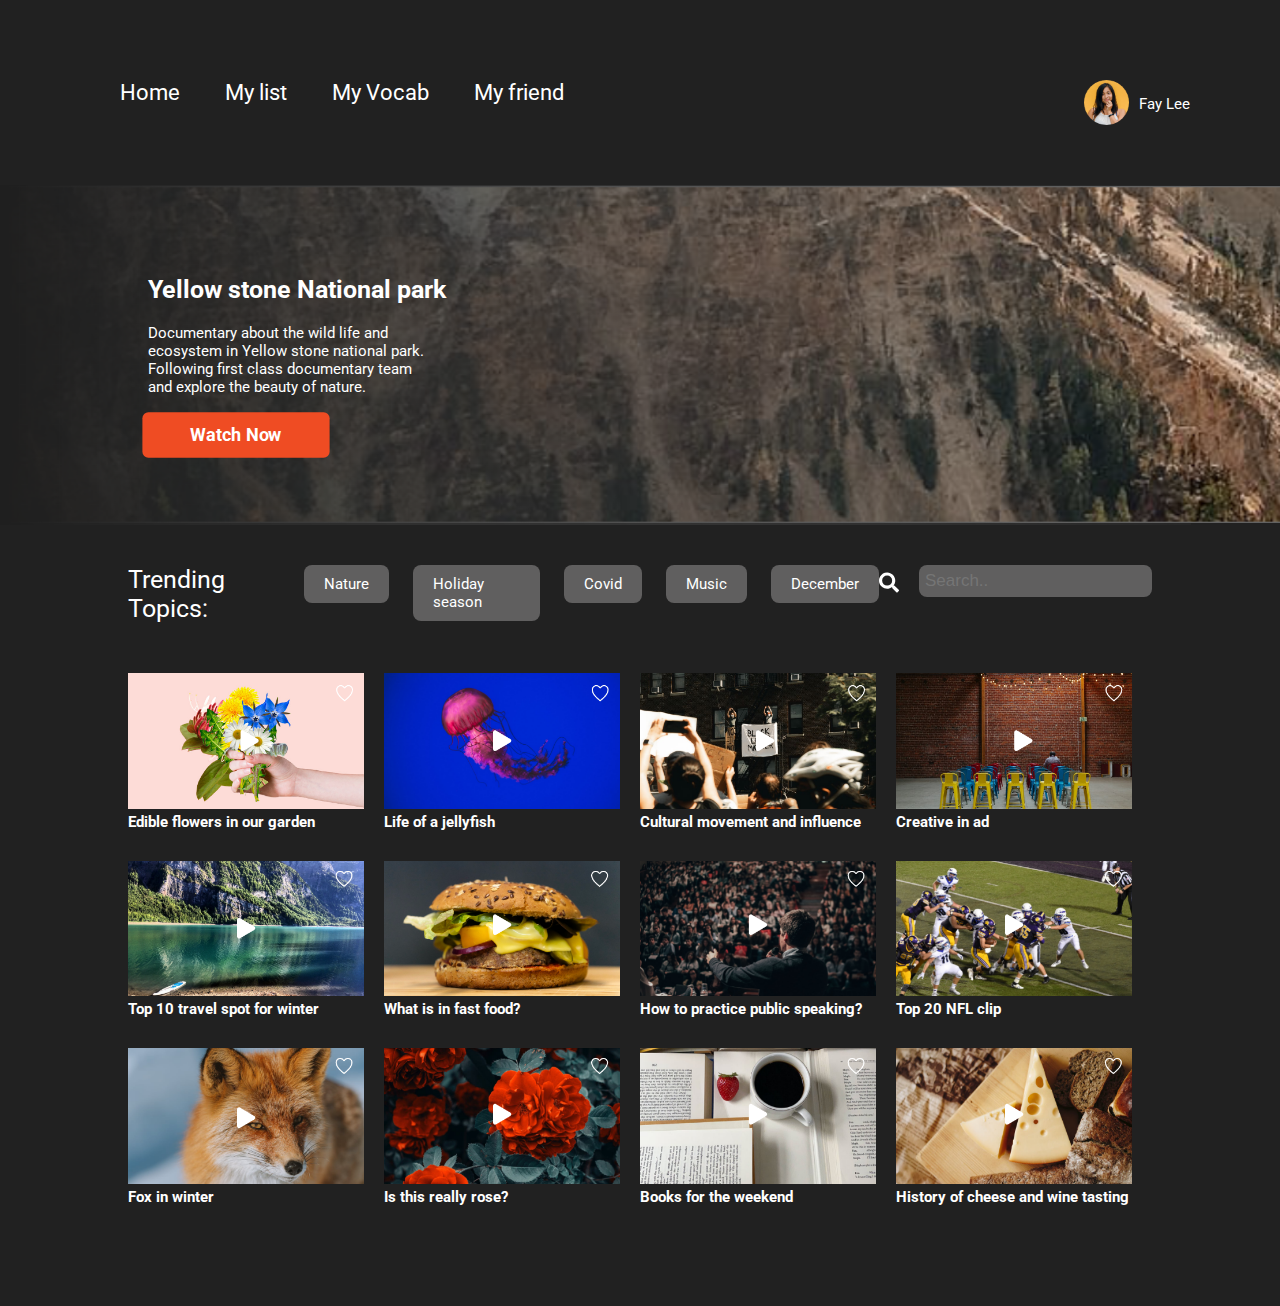
<file: index.html>
<!DOCTYPE html>
<html lang="en">
<meta charset="UTF-8">
<title>Page Title</title>
<meta name="viewport" content="width=device-width, initial-scale=1.0">
<link rel="stylesheet" href="index.css">


<body>
  <div class="navbar">
    <a href="index.html">Home</a>
    <a href="library.html">My list</a>
    <a href="myvocab.html">My Vocab</a>
    <a href="friendlist.html">My friend</a>
    <div class="userprofile"><img class="avatar" src="avatar.png">
        <p>Fay Lee</p></div>
    
</div>

<div class="header">
  <h1>Yellow stone National park</h1>
  <p>Documentary about the wild life and ecosystem in Yellow stone national park. <br>Following first class documentary team and explore the beauty of nature.</p>
  <div class="button">Watch Now</div>
</div>


<div class="mamacontainer">

<div class="Topictab">
<div class="tagcon">
<h2>Trending Topics:</h2>
<p class="tags">Nature</p>
<p class="tags">Holiday season</p>
<p class="tags">Covid</p>
<p class="tags">Music</p>
<p class="tags">December</p>
</div>
<div class="search-container">
  <img class="searchicon" src="searchicon.svg">
  <form action="/action_page.php">
 
 
    <input class="search" type="text" placeholder="Search.." name="search">
  </form>
</div>
</div>



<div class="videolisCon">


  <div class="video">
    <div class="content"> 
      <a href="videoroom.html">
      <div class="content-overlay"></div>
      <img class="content-image" src="flower.png">
      
      <div class="content-details fadeIn-bottom">
        <p>Before venturing out to the garden to harvest a bunch of flowers for the dinner table, it’s important to remember that some flowers are poisonous.</p>
      </div>
  </div>
    <h5>Edible flowers in our garden  </h5>
  </a>
  </div>

  <div class="video">
    <div class="content">
 
      <div class="content-overlay"></div>
      <img class="content-image" src="Jellyfish.png">
      <div class="content-details fadeIn-bottom">
        <p>Before venturing out to the garden to harvest a bunch of flowers for the dinner table, it’s important to remember that some flowers are poisonous.</p>
      </div>
   
  </div>
    <h5>Life of a jellyfish </h5>
  </div>

  <div class="video">
    <div class="content">
 
      <div class="content-overlay"></div>
      <img class="content-image" src="protest.png">
      <div class="content-details fadeIn-bottom">
        <p>Before venturing out to the garden to harvest a bunch of flowers for the dinner table, it’s important to remember that some flowers are poisonous.</p>
      </div>
   
  </div>
    <h5>Cultural movement and influence </h5>
  </div>

  <div class="video">
    <div class="content">
 
      <div class="content-overlay"></div>
      <img class="content-image" src="chair.png">
      <div class="content-details fadeIn-bottom">
        <p>Before venturing out to the garden to harvest a bunch of flowers for the dinner table, it’s important to remember that some flowers are poisonous.</p>
      </div>
   
  </div>
    <h5>Creative in ad</h5>
  </div>

</div>

<div class="videolisCon">


  <div class="video">
    <div class="content">
      <div class="content-overlay"></div>
      <img class="content-image" src="lake.png">
      <div class="content-details fadeIn-bottom">
        <p>Before venturing out to the garden to harvest a bunch of flowers for the dinner table, it’s important to remember that some flowers are poisonous.</p>
      </div> 
  </div>
    <h5>Top 10 travel spot for winter</h5>
  </div>

  <div class="video">
    <div class="content">
      <div class="content-overlay"></div>
      <img class="content-image" src="food.png">
      <div class="content-details fadeIn-bottom">
        <p>Before venturing out to the garden to harvest a bunch of flowers for the dinner table, it’s important to remember that some flowers are poisonous.</p>
      </div> 
  </div>
    <h5>What is in fast food?</h5>
  </div>

  <div class="video">
    <div class="content">
      <div class="content-overlay"></div>
      <img class="content-image" src="speak.png">
      <div class="content-details fadeIn-bottom">
        <p>Before venturing out to the garden to harvest a bunch of flowers for the dinner table, it’s important to remember that some flowers are poisonous.</p>
      </div> 
  </div>
    <h5>How to practice public speaking?</h5>
  </div>

  <div class="video">
    <div class="content">
      <div class="content-overlay"></div>
      <img class="content-image" src="race.png">
      <div class="content-details fadeIn-bottom">
        <p>Before venturing out to the garden to harvest a bunch of flowers for the dinner table, it’s important to remember that some flowers are poisonous.</p>
      </div> 
  </div>
    <h5>Top 20 NFL clip</h5>
  </div>

  </div>

  <div class="videolisCon">


    <div class="video">
      <div class="content">
        <div class="content-overlay"></div>
        <img class="content-image" src="fox.png">
        <div class="content-details fadeIn-bottom">
          <p>Before venturing out to the garden to harvest a bunch of flowers for the dinner table, it’s important to remember that some flowers are poisonous.</p>
        </div> 
    </div>
      <h5>Fox in winter</h5>
    </div>
  
    <div class="video">
      <div class="content">
        <div class="content-overlay"></div>
        <img class="content-image" src="rose.png">
        <div class="content-details fadeIn-bottom">
          <p>Before venturing out to the garden to harvest a bunch of flowers for the dinner table, it’s important to remember that some flowers are poisonous.</p>
        </div> 
    </div>
      <h5>Is this really rose?</h5>
    </div>
  
    <div class="video">
      <div class="content">
        <div class="content-overlay"></div>
        <img class="content-image" src="coffe.png">
        <div class="content-details fadeIn-bottom">
          <p>Before venturing out to the garden to harvest a bunch of flowers for the dinner table, it’s important to remember that some flowers are poisonous.</p>
        </div> 
    </div>
      <h5>Books for the weekend</h5>
    </div>
  
    <div class="video">
      <div class="content">
        <div class="content-overlay"></div>
        <img class="content-image" src="cheese.png">
        <div class="content-details fadeIn-bottom">
          <p>Before venturing out to the garden to harvest a bunch of flowers for the dinner table, it’s important to remember that some flowers are poisonous.</p>
        </div> 
    </div>
      <h5>History of cheese and wine tasting</h5>
    </div>
  
    </div>

</div>

<div class="footer"></div>


</body>
</html>
</file>
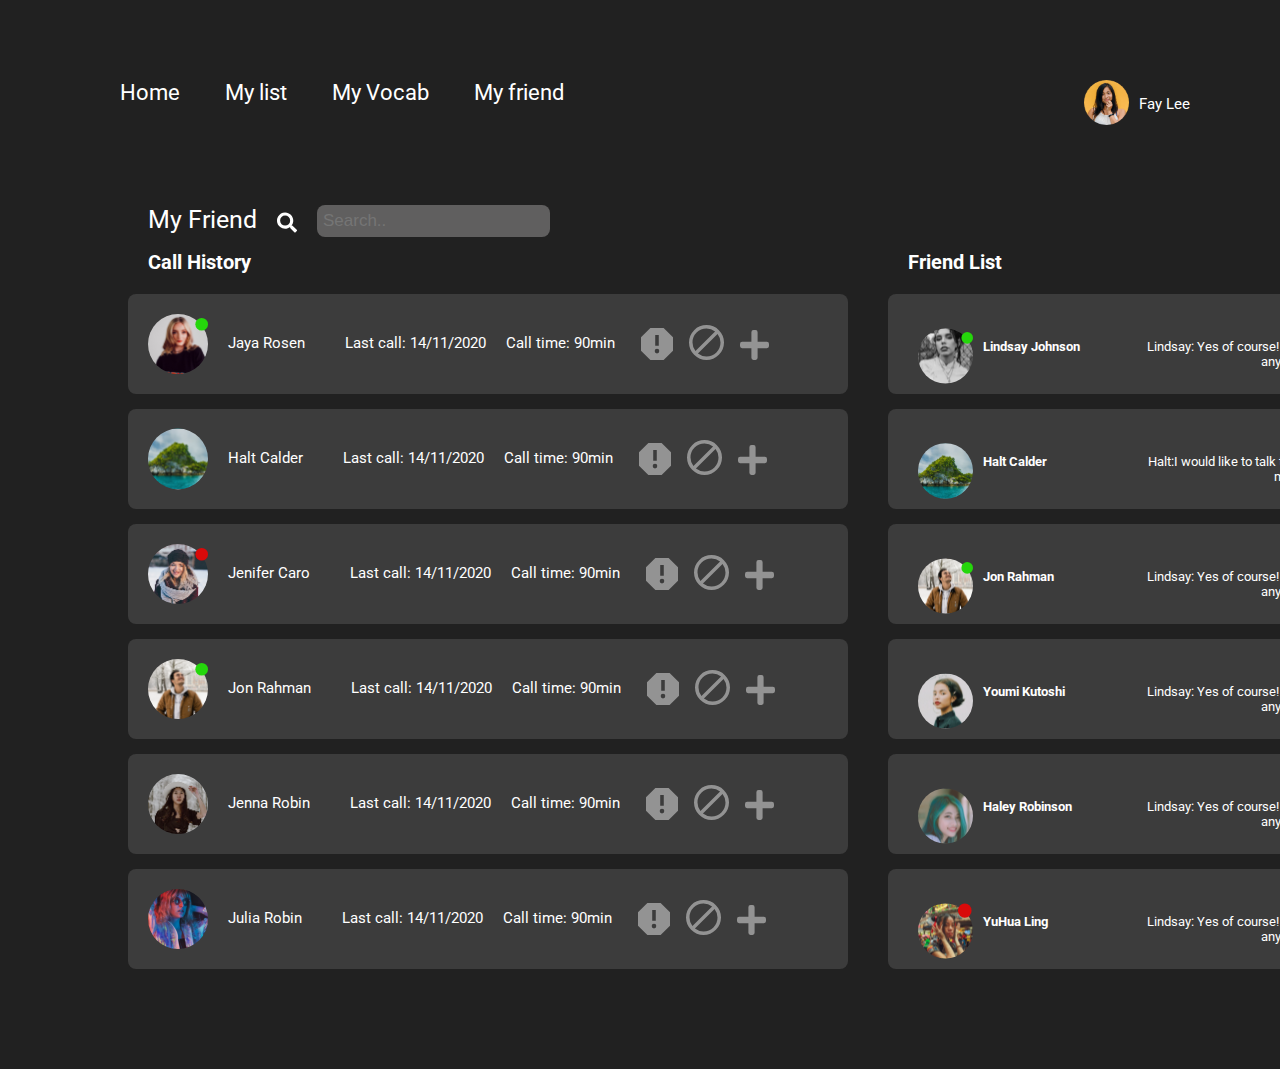
<file: friendlist.html>
<!DOCTYPE html>
<html lang="en">
<meta charset="UTF-8">
<title>Page Title</title>
<meta name="viewport" content="width=device-width, initial-scale=1.0">
<link rel="stylesheet" href="myfriend.css">
<script src="myscrip.js"></script>



<body>
  <div class="navbar">
    <a href="index.html">Home</a>
    <a href="library.html">My list</a>
    <a href="myvocab.html">My Vocab</a>
    <a href="friendlist.html">My friend</a>
    <div class="userprofile"><img class="avatar" src="avatar.png">
        <p>Fay Lee</p></div>
</div>


    <div class="librarycontainer">
    <h2>My Friend</h2> 
<div class="search-container">
    <img class="searchicon" src="searchicon.svg">
    <form action="/action_page.php">
      <input class="search" type="text" placeholder="Search.." name="search">
    </form>
  </div>
    </div>
    
    <div class="cardlist">

        <div class="vertical-card">
          <h2>Call History</h2>

          <div class="addfriend" id="addf" style="display: none;">
            <img src="smile.svg" class="pop">
            <h5>Send friend request to Jaya?</h5>
            <button class="btnstyle" id="no">No</button>
            <button class="btnstyle"onclick="yes()">Yes</button>
          </div>

          <div class="blockf" id="blocku" style="display: none;" >
            <img src="block.svg" class="pop">
            <h5>Do you want to block Jaya?</h5>
            <button class="btnstyle" id="no"onclick="no()">No</button>
            <button class="btnstyle">Yes</button>
          </div>

          <div class="report" id="reportu" style="display: none;">
            <button class="nope" onclick="cancel()"></button>
            <h5>Do you want to block Jaya?</h5>
            
          <button class="tag" onclick="addReport(event)"> Fruad </button>
          <button class="tag" onclick="addReport(event)" > Showing disruptive content</button>
          <button class="tag" onclick="addReport(event)">Controversial speech </button>
          <button class="tag" onclick="addReport(event)">sexual content</button>
          <button class="tag" onclick="addReport(event)">Harassing user</button>
          <button class="tag" onclick="addReport(event)">Other</button>
        
        <h5> report detail</h5>
        <form class="reportdetail"><input type="text"></form>
        <button class="btnstyle" onclick="cancel()" id="sendit">Send</button>


            </div>

          <div class="usercard">
            <div id="name">
            <img src="jaya.svg" class="useravatars">
            <p class="calltime">Jaya Rosen</p>
        </div>
        <div class="calltime">
         
        <p>Last call: 14/11/2020</p>
        <p>Call time: 90min</p>
      </div>
      <div class="buttonfriend">
          <button class="friendfunction"onclick="report()" >
            <img src="report.svg" class="friendbtn">
          </button>
          <button class="friendfunction">
          <img src="block.svg" class="friendbtn" onclick="block()"></button>
          <button class="friendfunction"onclick="myFun()">
          <img src="add.svg" class="friendbtn"></button>
          
        </div>
    </div>

    <div class="usercard">
      <div id="name">
      <img src="holt.svg" class="useravatars">
      <p class="calltime">Halt Calder</p>
  </div>
  <div class="calltime">
   
  <p>Last call: 14/11/2020</p>
  <p>Call time: 90min</p>
</div>
<div class="buttonfriend">
    <button class="friendfunction">
      <img src="report.svg" class="friendbtn">
    </button>
    <button class="friendfunction">
    <img src="block.svg" class="friendbtn"></button>
    <button class="friendfunction">
    <img src="add.svg" class="friendbtn"></button>
    
  </div>
</div>
<div class="usercard">
  <div id="name">
  <img src="janiffer.svg" class="useravatars">
  <p class="calltime">Jenifer Caro</p>
</div>
<div class="calltime">

<p>Last call: 14/11/2020</p>
<p>Call time: 90min</p>
</div>
<div class="buttonfriend">
<button class="friendfunction">
  <img src="report.svg" class="friendbtn">
</button>
<button class="friendfunction">
<img src="block.svg" class="friendbtn"></button>
<button class="friendfunction">
<img src="add.svg" class="friendbtn"></button>

</div>
</div>
<div class="usercard">
  <div id="name">
  <img src="jonas.svg" class="useravatars">
  <p class="calltime">Jon Rahman</p>
</div>
<div class="calltime">

<p>Last call: 14/11/2020</p>
<p>Call time: 90min</p>
</div>
<div class="buttonfriend">
<button class="friendfunction">
  <img src="report.svg" class="friendbtn">
</button>
<button class="friendfunction">
<img src="block.svg" class="friendbtn"></button>
<button class="friendfunction">
<img src="add.svg" class="friendbtn"></button>

</div>
</div>
<div class="usercard">
  <div id="name">
  <img src="jenna.svg" class="useravatars">
  <p class="calltime">Jenna Robin</p>
</div>
<div class="calltime">

<p>Last call: 14/11/2020</p>
<p>Call time: 90min</p>
</div>
<div class="buttonfriend">
<button class="friendfunction">
  <img src="report.svg" class="friendbtn">
</button>
<button class="friendfunction">
<img src="block.svg" class="friendbtn"></button>
<button class="friendfunction">
<img src="add.svg" class="friendbtn"></button>

</div>
</div>

<div class="usercard">
  <div id="name">
  <img src="julia.svg" class="useravatars">
  <p class="calltime">Julia Robin</p>
</div>
<div class="calltime">

<p>Last call: 14/11/2020</p>
<p>Call time: 90min</p>
</div>
<div class="buttonfriend">
<button class="friendfunction">
  <img src="report.svg" class="friendbtn">
</button>
<button class="friendfunction">
<img src="block.svg" class="friendbtn"></button>
<button class="friendfunction">
<img src="add.svg" class="friendbtn"></button>

</div>
</div>


</div>
<div class="friendlistContainer" >
  <h2>Friend List</h2>
  <button class="addgroup" onclick="chooseUser()"><img src="addgroup.svg"></button>

<div class="chatbox" id="chatWith" >
  
  <div class="chatinterac">
    
    <button class="chatfunc"><img src="Fullscreen.svg"></button>
    <button class="chatfunc"><img src="Videocall.svg"></button>
    <button class="chatfunc"><img src="audiocall.svg"></button>
    <button id="closechat" class="chatfunc" onclick="closeChat()"><img src="close.svg"></button>
    
  </div>

  <img src="chatbox.svg"  class="chatsyle">
   
</div>



<button class="chatcard" onclick="bringChat()">
  
  <img  src="lindsay.svg"  class="favatar">
  <h5>Lindsay Johnson</h5>
  <p>Lindsay: Yes of course! Call me again if you need anything</p>
  <p>6:30PM</p>
</button> 
  <button class="chatcard">
    
    <img  src="holt.svg"  class="favatar">
    <h5>Halt Calder </h5>
    <p>Halt:I would like to talk to you again soon, contact me…</p>
    <p>6:30PM</p>
  </button>
    <button class="chatcard">
     
      <img  src="jonas.svg"  class="favatar">
      <h5>Jon Rahman </h5>
      <p>Lindsay: Yes of course! Call me again if you need anything</p>
      <p>6:30PM</p>
    </button> 
       <button class="chatcard">
        
        <img  src="yomi.svg"  class="favatar">
        <h5 >Youmi Kutoshi </h5>
        <p>Lindsay: Yes of course! Call me again if you need anything</p>
        <p>6:30PM</p>
       </button>
        <button class="chatcard">
       
          <img  src="haley.svg"  class="favatar">
          <h5>Haley Robinson </h5>
          <p>Lindsay: Yes of course! Call me again if you need anything</p>
          <p>6:30PM</p>
        </button>
          <button class="chatcard">
          
            <img  src="yuhua.svg"  class="favatar">
            <h5>YuHua Ling </h5>
            <p>Lindsay: Yes of course! Call me again if you need anything</p>
            <p>6:30PM</p>
          </button>
</div>
 </div>
 
        <div class="footer"></div>

</body>
</html>
</file>
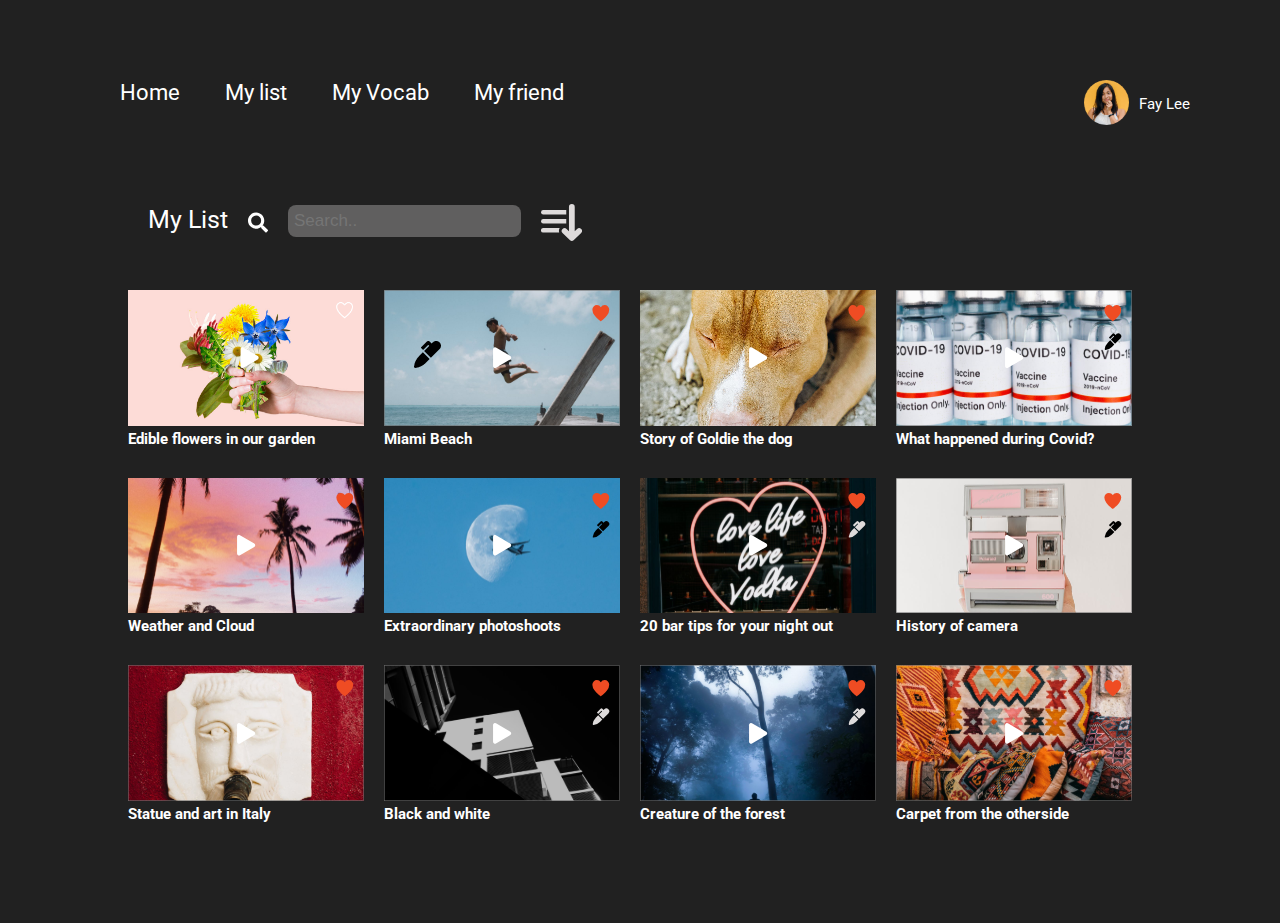
<file: library.html>
<!DOCTYPE html>
<html lang="en">
<meta charset="UTF-8">
<title>Page Title</title>
<meta name="viewport" content="width=device-width, initial-scale=1.0">
<link rel="stylesheet" href="library.css">


<body>
  <div class="navbar">
    <a href="index.html">Home</a>
    <a href="library.html">My list</a>
    <a href="myvocab.html">My Vocab</a>
    <a href="friendlist.html">My friend</a>
    <div class="userprofile"><img class="avatar" src="avatar.png">
        <p>Fay Lee</p></div>
    
</div>

<div class="librarycontainer">
<h2>My List</h2> 
<div class="search-container">
    <img class="searchicon" src="searchicon.svg">
    <form action="/action_page.php">
      <input class="search" type="text" placeholder="Search.." name="search">
    </form>
  </div>
  <img class="sorticon" src="sort.svg">

 
  
</div>
<div class="bodycotainer">
<div class="videolisCon">
  <div class="video">
    <div class="content"> 
      <button class="makemark"><img src="markericon.png"></button>
      <a href="videoroom.html">
      <div class="content-overlay"></div>
      <img class="content-image" src="flower.png">
      
      <div class="content-details fadeIn-bottom">
        <p>Before venturing out to the garden to harvest a bunch of flowers for the dinner table, it’s important to remember that some flowers are poisonous.</p>
      </div>
  </div>
    <h5>Edible flowers in our garden  </h5>
  </a>
  </div>

  <div class="video">
    <div class="content">
 
      <div class="content-overlay"></div>
      <img class="content-image" src="beach.svg">
      <div class="content-details fadeIn-bottom">
        <p>Before venturing out to the garden to harvest a bunch of flowers for the dinner table, it’s important to remember that some flowers are poisonous.</p>
      </div>
   
  </div>
    <h5>Miami Beach </h5>
  </div>

  <div class="video">
    <div class="content">
 
      <div class="content-overlay"></div>
      <img class="content-image" src="dog.svg">
      <div class="content-details fadeIn-bottom">
        <p>Before venturing out to the garden to harvest a bunch of flowers for the dinner table, it’s important to remember that some flowers are poisonous.</p>
      </div>
   
  </div>
    <h5>Story of Goldie the dog </h5>
  </div>

  <div class="video">
    <div class="content">
 
      <div class="content-overlay"></div>
      <img class="content-image" src="covid.svg">
      <div class="content-details fadeIn-bottom">
        <p>Before venturing out to the garden to harvest a bunch of flowers for the dinner table, it’s important to remember that some flowers are poisonous.</p>
      </div>
   
  </div>
    <h5>What happened during Covid?</h5>
  </div>

</div>

<div class="videolisCon">


  <div class="video">
    <div class="content">
      <div class="content-overlay"></div>
      <img class="content-image" src="tree.svg">
      <div class="content-details fadeIn-bottom">
        <p>Before venturing out to the garden to harvest a bunch of flowers for the dinner table, it’s important to remember that some flowers are poisonous.</p>
      </div> 
  </div>
    <h5>Weather and Cloud</h5>
  </div>

  

  <div class="video">
    <div class="content">
      <div class="content-overlay"></div>
      <img class="content-image" src="plane.svg">
      <div class="content-details fadeIn-bottom">
        <p>Before venturing out to the garden to harvest a bunch of flowers for the dinner table, it’s important to remember that some flowers are poisonous.</p>
      </div> 
  </div>
    <h5>Extraordinary photoshoots</h5>
  </div>

  <div class="video">
    <div class="content">
      <div class="content-overlay"></div>
      <img class="content-image" src="bar.svg">
      <div class="content-details fadeIn-bottom">
        <p>Before venturing out to the garden to harvest a bunch of flowers for the dinner table, it’s important to remember that some flowers are poisonous.</p>
      </div> 
  </div>
    <h5>20 bar tips for your night out </h5>
  </div>

  <div class="video">
    <div class="content">
      <div class="content-overlay"></div>
      <img class="content-image" src="camera.svg">
      <div class="content-details fadeIn-bottom">
        <p>Before venturing out to the garden to harvest a bunch of flowers for the dinner table, it’s important to remember that some flowers are poisonous.</p>
      </div> 
  </div>
    <h5>History of camera</h5>
  </div>

  

  </div>

  <div class="videolisCon">


    <div class="video">
      <div class="content">
        <div class="content-overlay"></div>
        <img class="content-image" src="stone.svg">
        <div class="content-details fadeIn-bottom">
          <p>Before venturing out to the garden to harvest a bunch of flowers for the dinner table, it’s important to remember that some flowers are poisonous.</p>
        </div> 
    </div>
      <h5>Statue and art in Italy</h5>
    </div>
  
    
  
    <div class="video">
      <div class="content">
        <div class="content-overlay"></div>
        <img class="content-image" src="black.svg">
        <div class="content-details fadeIn-bottom">
          <p>Before venturing out to the garden to harvest a bunch of flowers for the dinner table, it’s important to remember that some flowers are poisonous.</p>
        </div> 
    </div>
      <h5>Black and white</h5>
    </div>
  
    <div class="video">
      <div class="content">
        <div class="content-overlay"></div>
        <img class="content-image" src="forest.svg">
        <div class="content-details fadeIn-bottom">
          <p>Before venturing out to the garden to harvest a bunch of flowers for the dinner table, it’s important to remember that some flowers are poisonous.</p>
        </div> 
    </div>
      <h5>Creature of the forest</h5>
    </div>
  
    <div class="video">
      <div class="content">
        <div class="content-overlay"></div>
        <img class="content-image" src="rag.svg">
        <div class="content-details fadeIn-bottom">
          <p>Before venturing out to the garden to harvest a bunch of flowers for the dinner table, it’s important to remember that some flowers are poisonous.</p>
        </div> 
    </div>
      <h5>Carpet from the otherside</h5>
    </div>
  
    
  
    </div>

</div>


<div class="footer"></div>
</body>
</html>
</file>
<file: index.css>
@import url("https://fonts.googleapis.com/css2?family=Roboto:ital,wght@0,400;0,700;1,300&display=swap");
@import url("https://fonts.googleapis.com/css2?family=Roboto:ital,wght@0,400;0,700;1,300&display=swap");
.videopic {
  width: auto;
  max-height: 600px;
  display: -webkit-box;
  display: -ms-flexbox;
  display: flex;
  z-index: 0;
}

.videocontainer {
  margin-left: 128px;
}

.functionbar {
  margin-top: -45px;
  margin-left: 16px;
}

.video-icon {
  display: inline;
  margin-left: 15px;
}

.chatsection {
  width: 285px;
  height: 600px;
}

body {
  margin: 0;
  padding: 0;
  width: 100%;
  background-color: #212121;
}

h1, h2, h3, h4, h5, p {
  color: #FFFFFF;
  margin: 0;
  padding: 0;
}

h1 {
  font-family: "Roboto", sans-serif;
  font-size: 25px;
  font-weight: 700;
  margin: 20px;
}

h2 {
  font-family: "Roboto", sans-serif;
  font-size: 25px;
  font-weight: 400;
  margin: 20px;
}

h3 {
  font-family: "Roboto", sans-serif;
  font-size: 20px;
  font-weight: 700;
}

h4 {
  font-family: "Roboto", sans-serif;
  font-size: 20px;
  font-weight: 700;
  color: #D3D3D3;
}

h5 {
  font-family: "Roboto", sans-serif;
  font-size: 15px;
  font-weight: 700;
  color: #FFFFFF;
}

p {
  font-family: "Roboto", sans-serif;
  font-size: 15px;
  font-weight: 400;
  padding: 0px 10px 20px 10px;
}

a {
  text-decoration: none;
}

/****************** NAVBAR *******************/
.navbar {
  font-family: "Roboto", sans-serif;
  font-size: 22px;
  color: #FFFFFF;
  margin: 80px;
}

.navbar a {
  padding-left: 40px;
  color: #FFFFFF;
}

.userprofile {
  display: -webkit-box;
  display: -ms-flexbox;
  display: flex;
  float: right;
}

.userprofile p {
  margin-top: 15px;
}

.avatar {
  width: 45px;
  height: 45px;
}


.header {
  background-image: url("../header.png");
  width: 80%;
  background-repeat: no-repeat;
  background-size: cover;
  height: 200px;
  padding: 70px 10% 70px 10%;
}

.header p {
  padding-left: 20px;
  max-width: 280px;
}

.header .button {
  margin-left: 30px;
}

.button {
  background-color: #EF4C23;
  padding: 10px 40px 10px 40px;
  width: -webkit-max-content;
  width: -moz-max-content;
  width: max-content;
  font-family: "Roboto", sans-serif;
  color: #FFFFFF;
  font-size: 15px;
  font-weight: 700;
  cursor: pointer;
  border-radius: 5px;
  -webkit-transform: scale(1.2);
          transform: scale(1.2);
  -webkit-transition: all .2s;
  transition: all .2s;
}

.button:hover {
  background-color: #D3D3D3;
  color: #EF4C23;
  -webkit-transition: all .2s;
  transition: all .2s;
  -webkit-transform: scale(1.2);
          transform: scale(1.2);
}

.mamacontainer {
  width: 80%;
  margin-left: 10%;
  margin-right: 10%;
}

.Topictab {
  display: -webkit-box;
  display: -ms-flexbox;
  display: flex;
  -webkit-box-pack: justify;
      -ms-flex-pack: justify;
          justify-content: space-between;
  padding: 20px 0px 20px 0px;
}

.tagcon {
  display: -webkit-box;
  display: -ms-flexbox;
  display: flex;
  padding-top: 20px;
}

.tagcon h2 {
  margin: 0;
}

.tags {
  margin-left: 24px;
  border-radius: 8px;
  width: -webkit-max-content;
  width: -moz-max-content;
  width: max-content;
  height: -webkit-max-content;
  height: -moz-max-content;
  height: max-content;
  padding: 10px 20px 10px 20px;
  background-color: #605F5F;
  font-family: "Roboto", sans-serif;
  font-size: 15px;
  font-weight: 400;
}

/****************** SEARCH *******************/
.search-container {
  display: -webkit-box;
  display: -ms-flexbox;
  display: flex;
  -webkit-box-pack: justify;
      -ms-flex-pack: justify;
          justify-content: space-between;
  padding: 20px 0px 20px 0px;
}

.search-container .search {
  color: #FFFFFF;
  background-color: #605F5F;
  border-radius: 8px;
  border: none;
}

.searchicon {
  margin-right: 20px;
  width: 20px;
  height: 35px;
  cursor: pointer;
}

input[type=text] {
  padding: 6px;
  font-size: 17px;
  border: none;
}

input[type=text] {
  border: 1px solid #ccc;
}

/****************** VIDEO SELECTION *******************/
.videolisCon {
  display: -webkit-box;
  display: -ms-flexbox;
  display: flex;
  -webkit-box-pack: justify;
      -ms-flex-pack: justify;
          justify-content: space-between;
}

.videolisCon .video {
  margin-top: 30px;
  margin-right: 20px;
}

.videolisCon .project_image {
  opacity: 1;
  width: 100%;
  height: auto;
  -webkit-transition: .5s ease;
  transition: .5s ease;
  -webkit-backface-visibility: hidden;
          backface-visibility: hidden;
}

/********************/
.content {
  position: relative;
  width: 100%;
  max-width: 600px;
  margin: auto;
}

.content .content-overlay {
  background: rgba(0, 0, 0, 0.7);
  position: absolute;
  height: 99%;
  width: 100%;
  left: 0;
  top: 0;
  bottom: 0;
  right: 0;
  opacity: 0;
  -webkit-transition: all 0.4s ease-in-out 0s;
  transition: all 0.4s ease-in-out 0s;
}

.content:hover .content-overlay {
  opacity: 1;
}

.content-image {
  width: 100%;
}

.content-details {
  position: absolute;
  text-align: center;
  padding-left: 1em;
  padding-right: 1em;
  width: 100%;
  top: 50%;
  left: 50%;
  opacity: 0;
  -webkit-transform: translate(-50%, -50%);
  transform: translate(-50%, -50%);
  -webkit-transition: all 0.3s ease-in-out 0s;
  transition: all 0.3s ease-in-out 0s;
}

.content:hover .content-details {
  top: 50%;
  left: 50%;
  opacity: 1;
}

.content-details h3 {
  color: #fff;
  font-weight: 500;
  letter-spacing: 0.15em;
  margin-bottom: 0.5em;
  text-transform: uppercase;
}

.content-details p {
  color: #fff;
  font-size: 0.8em;
}

/********* FOOTER **************/
.footer {
  width: 100%;
  height: 100px;
  color: #605F5F;
}

body {
  margin: 0;
  padding: 0;
  width: 100%;
  background-color: #212121;
}
/*# sourceMappingURL=index.css.map */
</file>
<file: myfriend.css>
@import url("https://fonts.googleapis.com/css2?family=Roboto:ital,wght@0,400;0,700;1,300&display=swap");
@import url("https://fonts.googleapis.com/css2?family=Roboto:ital,wght@0,400;0,700;1,300&display=swap");
@import url("https://fonts.googleapis.com/css2?family=Roboto:ital,wght@0,400;0,700;1,300&display=swap");
body {
  margin: 0;
  padding: 0;
  width: 100%;
  background-color: #212121;
}

h1, h2, h3, h4, h5, p {
  color: #FFFFFF;
  margin: 0;
  padding: 0;
}

h1 {
  font-family: "Roboto", sans-serif;
  font-size: 25px;
  font-weight: 700;
  margin: 20px;
}

h2 {
  font-family: "Roboto", sans-serif;
  font-size: 25px;
  font-weight: 400;
  margin: 20px;
}

h3 {
  font-family: "Roboto", sans-serif;
  font-size: 20px;
  font-weight: 700;
}

h4 {
  font-family: "Roboto", sans-serif;
  font-size: 20px;
  font-weight: 700;
  color: #D3D3D3;
}

h5 {
  font-family: "Roboto", sans-serif;
  font-size: 15px;
  font-weight: 700;
  color: #FFFFFF;
}

h6 {
  font-family: "Roboto", sans-serif;
  font-size: 15px;
  font-style: italic;
  color: #FFFFFF;
  margin-left: 20px;
  margin-top: -25px;
  margin-bottom: 10px;
}

p {
  font-family: "Roboto", sans-serif;
  font-size: 15px;
  font-weight: 400;
  padding: 0px 10px 20px 10px;
}

a {
  text-decoration: none;
}

h7 {
  font-family: "Roboto", sans-serif;
  font-size: 13px;
  color: #FFFFFF;
  margin-bottom: 10px;
}

/****************** NAVBAR *******************/
.navbar {
  font-family: "Roboto", sans-serif;
  font-size: 22px;
  color: #FFFFFF;
  margin: 80px;
}

.navbar a {
  padding-left: 40px;
  color: #FFFFFF;
}

.userprofile {
  display: -webkit-box;
  display: -ms-flexbox;
  display: flex;
  float: right;
}

.userprofile p {
  margin-top: 15px;
}

.avatar {
  width: 45px;
  height: 45px;
}

.header {
  background-image: url("../header.png");
  width: 80%;
  background-repeat: no-repeat;
  background-size: cover;
  height: 200px;
  padding: 70px 10% 70px 10%;
}

.header p {
  padding-left: 20px;
  max-width: 280px;
}

.header .button {
  margin-left: 30px;
}

.button {
  background-color: #EF4C23;
  padding: 10px 40px 10px 40px;
  width: -webkit-max-content;
  width: -moz-max-content;
  width: max-content;
  font-family: "Roboto", sans-serif;
  color: #FFFFFF;
  font-size: 15px;
  font-weight: 700;
  cursor: pointer;
  border-radius: 5px;
  -webkit-transform: scale(1.2);
          transform: scale(1.2);
  -webkit-transition: all .2s;
  transition: all .2s;
}

.button:hover {
  background-color: #D3D3D3;
  color: #EF4C23;
  -webkit-transition: all .2s;
  transition: all .2s;
  -webkit-transform: scale(1.2);
          transform: scale(1.2);
}

.mamacontainer {
  width: 80%;
  margin-left: 10%;
  margin-right: 10%;
}

.Topictab {
  display: -webkit-box;
  display: -ms-flexbox;
  display: flex;
  -webkit-box-pack: justify;
      -ms-flex-pack: justify;
          justify-content: space-between;
  padding: 20px 0px 20px 0px;
}

.tagcon {
  display: -webkit-box;
  display: -ms-flexbox;
  display: flex;
  padding-top: 20px;
}

.tagcon h2 {
  margin: 0;
}

.tags {
  margin-left: 24px;
  border-radius: 8px;
  width: -webkit-max-content;
  width: -moz-max-content;
  width: max-content;
  height: -webkit-max-content;
  height: -moz-max-content;
  height: max-content;
  padding: 10px 20px 10px 20px;
  background-color: #605F5F;
  font-family: "Roboto", sans-serif;
  font-size: 15px;
  font-weight: 400;
}

/****************** SEARCH *******************/
.search-container {
  display: -webkit-box;
  display: -ms-flexbox;
  display: flex;
  /*justify-content: space-between;*/
  padding: 20px 0px 20px 0px;
}

.search-container .search {
  color: #FFFFFF;
  background-color: #605F5F;
  border-radius: 8px;
  border: none;
}

.searchicon {
  margin-right: 20px;
  width: 20px;
  height: 35px;
  cursor: pointer;
}

input[type=text] {
  padding: 6px;
  font-size: 17px;
  border: none;
}

input[type=text] {
  border: 1px solid #ccc;
}

/****************** VIDEO SELECTION *******************/
.videolisCon {
  display: -webkit-box;
  display: -ms-flexbox;
  display: flex;
  -webkit-box-pack: justify;
      -ms-flex-pack: justify;
          justify-content: space-between;
}

.videolisCon .video {
  margin-top: 30px;
  margin-right: 20px;
}

.videolisCon .project_image {
  opacity: 1;
  width: 100%;
  height: auto;
  -webkit-transition: .5s ease;
  transition: .5s ease;
  -webkit-backface-visibility: hidden;
          backface-visibility: hidden;
}

/********************/
.content {
  position: relative;
  width: 100%;
  max-width: 600px;
  margin: auto;
}

.content .content-overlay {
  background: rgba(0, 0, 0, 0.7);
  position: absolute;
  height: 99%;
  width: 100%;
  left: 0;
  top: 0;
  bottom: 0;
  right: 0;
  opacity: 0;
  -webkit-transition: all 0.4s ease-in-out 0s;
  transition: all 0.4s ease-in-out 0s;
}

.content:hover .content-overlay {
  opacity: 1;
}

.content-image {
  width: 100%;
}

.content-details {
  position: absolute;
  text-align: center;
  padding-left: 1em;
  padding-right: 1em;
  width: 100%;
  top: 50%;
  left: 50%;
  opacity: 0;
  -webkit-transform: translate(-50%, -50%);
  transform: translate(-50%, -50%);
  -webkit-transition: all 0.3s ease-in-out 0s;
  transition: all 0.3s ease-in-out 0s;
}

.content:hover .content-details {
  top: 50%;
  left: 50%;
  opacity: 1;
}

.content-details h3 {
  color: #fff;
  font-weight: 500;
  letter-spacing: 0.15em;
  margin-bottom: 0.5em;
  text-transform: uppercase;
}

.content-details p {
  color: #fff;
  font-size: 0.8em;
}

/********* FOOTER **************/
.footer {
  width: 100%;
  height: 100px;
  color: #605F5F;
}

body {
  margin: 0;
  padding: 0;
  width: 100%;
  background-color: #212121;
}

h1, h2, h3, h4, h5, p {
  color: #FFFFFF;
  margin: 0;
  padding: 0;
}

h1 {
  font-family: "Roboto", sans-serif;
  font-size: 25px;
  font-weight: 700;
  margin: 20px;
}

h2 {
  font-family: "Roboto", sans-serif;
  font-size: 25px;
  font-weight: 400;
  margin: 20px;
}

h3 {
  font-family: "Roboto", sans-serif;
  font-size: 20px;
  font-weight: 700;
}

h4 {
  font-family: "Roboto", sans-serif;
  font-size: 20px;
  font-weight: 700;
  color: #D3D3D3;
}

h5 {
  font-family: "Roboto", sans-serif;
  font-size: 15px;
  font-weight: 700;
  color: #FFFFFF;
}

h6 {
  font-family: "Roboto", sans-serif;
  font-size: 15px;
  font-style: italic;
  color: #FFFFFF;
  margin-left: 20px;
  margin-top: -25px;
  margin-bottom: 10px;
}

p {
  font-family: "Roboto", sans-serif;
  font-size: 15px;
  font-weight: 400;
  padding: 0px 10px 20px 10px;
}

a {
  text-decoration: none;
}

h7 {
  font-family: "Roboto", sans-serif;
  font-size: 13px;
  color: #FFFFFF;
  margin-bottom: 10px;
}

body {
  margin: 0;
  padding: 0;
  width: 100%;
  background-color: #212121;
}

h1, h2, h3, h4, h5, p {
  color: #FFFFFF;
  margin: 0;
  padding: 0;
}

h1 {
  font-family: "Roboto", sans-serif;
  font-size: 25px;
  font-weight: 700;
  margin: 20px;
}

h2 {
  font-family: "Roboto", sans-serif;
  font-size: 25px;
  font-weight: 400;
  margin: 20px;
}

h3 {
  font-family: "Roboto", sans-serif;
  font-size: 20px;
  font-weight: 700;
}

h4 {
  font-family: "Roboto", sans-serif;
  font-size: 20px;
  font-weight: 700;
  color: #D3D3D3;
}

h5 {
  font-family: "Roboto", sans-serif;
  font-size: 15px;
  font-weight: 700;
  color: #FFFFFF;
}

h6 {
  font-family: "Roboto", sans-serif;
  font-size: 15px;
  font-style: italic;
  color: #FFFFFF;
  margin-left: 20px;
  margin-top: -25px;
  margin-bottom: 10px;
}

p {
  font-family: "Roboto", sans-serif;
  font-size: 15px;
  font-weight: 400;
  padding: 0px 10px 20px 10px;
}

a {
  text-decoration: none;
}

h7 {
  font-family: "Roboto", sans-serif;
  font-size: 13px;
  color: #FFFFFF;
  margin-bottom: 10px;
}

.pop {
  margin-left: 80px;
  margin-bottom: 10px;
  width: 30px;
  height: auto;
}

.addfriend {
  margin-left: 210px;
  margin-top: 20px;
  width: 300px;
  height: 150px;
  background-color: #212121;
  border-radius: 8px;
  position: absolute;
  padding-left: 5%;
  padding-top: 20px;
}

.blockf {
  margin-left: 210px;
  margin-top: 20px;
  width: 300px;
  height: 150px;
  background-color: #212121;
  border-radius: 8px;
  position: absolute;
  padding-left: 5%;
  padding-top: 20px;
}

.btnstyle {
  background-color: #EF4C23;
  border-radius: 8px;
  font-size: 16px;
  border: none;
  padding-left: 15px;
  padding-top: 5px;
  padding-bottom: 5px;
  padding-right: 15px;
  font-family: "Roboto", sans-serif;
  color: #ffffff;
  margin-left: 30px;
  margin-top: 20px;
  cursor: pointer;
}

.btnstyle:hover {
  background-color: #D3D3D3;
  color: #EF4C23;
  -webkit-transition: all .2s;
  transition: all .2s;
  -webkit-transform: scale(1.2);
          transform: scale(1.2);
}

#no {
  background-color: #3C3C3C;
}

.nope {
  background-image: url("../close.svg");
  background-repeat: no-repeat;
  background-color: transparent;
  border: none;
  width: 30px;
  height: 30px;
  margin-left: -60px;
  margin-top: 5px;
  cursor: pointer;
}

.report {
  width: 422px;
  height: 450px;
  background-color: #212121;
  position: absolute;
  padding-left: 80px;
  padding-top: 10px;
  margin-left: 20px;
  margin-top: 20px;
  border-radius: 8px;
}

.report h5 {
  margin-top: 20px;
}

.report input[type="text"] {
  width: 300px;
  height: 100px;
  border-radius: 8px;
  border: none;
  background-color: #3C3C3C;
  margin-top: 10px;
  color: #ffffff;
}

.reportdetail {
  padding-top: -40px;
}

#sendit {
  margin-left: -3px;
}

.tag {
  width: -webkit-max-content;
  width: -moz-max-content;
  width: max-content;
  height: -webkit-max-content;
  height: -moz-max-content;
  height: max-content;
  font-family: "Roboto", sans-serif;
  font-size: 15px;
  background-color: #3C3C3C;
  color: #ffffff;
  border: none;
  border-radius: 8px;
  padding: 10px 20px 10px 20px;
  margin-top: 10px;
  cursor: pointer;
}

.tag-selected {
  background-color: #EF4C23 !important;
}

.cardlist {
  width: 40%;
  height: auto;
  margin-left: 128px;
  margin-top: -30px;
  display: -webkit-box;
  display: -ms-flexbox;
  display: flex;
}

.cardlist h2 {
  font-size: 20px;
  font-weight: 700;
}

.usercard {
  background-color: #3C3C3C;
  border-radius: 8px;
  display: -webkit-box;
  display: -ms-flexbox;
  display: flex;
  width: inherit;
  height: 100px;
  padding-left: 20px;
  margin-top: 15px;
}

#name {
  display: -webkit-box;
  display: -ms-flexbox;
  display: flex;
}

.calltime {
  display: -webkit-box;
  display: -ms-flexbox;
  display: flex;
  padding-top: 40px;
  padding-left: 20px;
}

.useravatars {
  width: 60px;
  height: auto;
}

.friendfunction {
  background-color: transparent;
  border: none;
  cursor: pointer;
}

.buttonfriend {
  margin-top: 30px;
  margin-left: 10px;
}

.vertical-card {
  width: 700px;
  margin-right: 40px;
}

.friendlistContainer {
  margin-left: 20px;
  margin-right: 120px;
}

.chatcard {
  display: -webkit-box;
  display: -ms-flexbox;
  display: flex;
  width: 650px;
  height: 100px;
  background-color: #3C3C3C;
  border-radius: 8px;
  padding-left: 30px;
  padding-top: 30px;
  padding-right: 20px;
  margin-top: 15px;
  border: none;
  cursor: pointer;
}

.chatcard p {
  font-size: 13px;
  margin-top: 15px;
  margin-left: 15px;
}

.chatcard h5 {
  font-size: 13px;
  margin-left: 10px;
  margin-top: 15px;
  width: 150px;
  text-align: left;
}

.favatar {
  width: 55px;
  margin-top: -5px;
}

.chatbox {
  position: absolute;
  margin-top: 250px;
  z-index: 0;
  display: none;
}

.chatinterac {
  z-index: 1;
  margin-top: 30px;
  position: absolute;
  margin-left: 400px;
  display: -webkit-box;
  display: -ms-flexbox;
  display: flex;
}

.chatfunc {
  background-color: transparent;
  border: none;
  cursor: pointer;
}

.chatsyle {
  width: 650px;
  position: absolute;
}

.addgroup {
  float: right;
  margin-top: -30px;
  background-color: transparent;
  border: none;
  cursor: pointer;
}

.librarycontainer {
  display: -webkit-box;
  display: -ms-flexbox;
  display: flex;
  margin-left: 128px;
}

.bodycotainer {
  margin-left: 128px;
  margin-right: 128px;
}

.sorticon {
  margin-left: 20px;
}

.makemark {
  z-index: 10;
  position: absolute;
  background-color: transparent;
  border: none;
  margin-left: 280px;
  margin-top: 50px;
}
/*# sourceMappingURL=myfriend.css.map */
</file>
<file: library.css>
@import url("https://fonts.googleapis.com/css2?family=Roboto:ital,wght@0,400;0,700;1,300&display=swap");
@import url("https://fonts.googleapis.com/css2?family=Roboto:ital,wght@0,400;0,700;1,300&display=swap");
body {
  margin: 0;
  padding: 0;
  width: 100%;
  background-color: #212121;
}

h1, h2, h3, h4, h5, p {
  color: #FFFFFF;
  margin: 0;
  padding: 0;
}

h1 {
  font-family: "Roboto", sans-serif;
  font-size: 25px;
  font-weight: 700;
  margin: 20px;
}

h2 {
  font-family: "Roboto", sans-serif;
  font-size: 25px;
  font-weight: 400;
  margin: 20px;
}

h3 {
  font-family: "Roboto", sans-serif;
  font-size: 20px;
  font-weight: 700;
}

h4 {
  font-family: "Roboto", sans-serif;
  font-size: 20px;
  font-weight: 700;
  color: #D3D3D3;
}

h5 {
  font-family: "Roboto", sans-serif;
  font-size: 15px;
  font-weight: 700;
  color: #FFFFFF;
}

h6 {
  font-family: "Roboto", sans-serif;
  font-size: 15px;
  font-style: italic;
  color: #FFFFFF;
  margin-left: 20px;
  margin-top: -25px;
  margin-bottom: 10px;
}

p {
  font-family: "Roboto", sans-serif;
  font-size: 15px;
  font-weight: 400;
  padding: 0px 10px 20px 10px;
}

a {
  text-decoration: none;
}

h7 {
  font-family: "Roboto", sans-serif;
  font-size: 13px;
  color: #FFFFFF;
  margin-bottom: 10px;
}

/****************** NAVBAR *******************/
.navbar {
  font-family: "Roboto", sans-serif;
  font-size: 22px;
  color: #FFFFFF;
  margin: 80px;
}

.navbar a {
  padding-left: 40px;
  color: #FFFFFF;
}

.userprofile {
  display: -webkit-box;
  display: -ms-flexbox;
  display: flex;
  float: right;
}

.userprofile p {
  margin-top: 15px;
}

.avatar {
  width: 45px;
  height: 45px;
}

.header {
  background-image: url("../header.png");
  width: 80%;
  background-repeat: no-repeat;
  background-size: cover;
  height: 200px;
  padding: 70px 10% 70px 10%;
}

.header p {
  padding-left: 20px;
  max-width: 280px;
}

.header .button {
  margin-left: 30px;
}

.button {
  background-color: #EF4C23;
  padding: 10px 40px 10px 40px;
  width: -webkit-max-content;
  width: -moz-max-content;
  width: max-content;
  font-family: "Roboto", sans-serif;
  color: #FFFFFF;
  font-size: 15px;
  font-weight: 700;
  cursor: pointer;
  border-radius: 5px;
  -webkit-transform: scale(1.2);
          transform: scale(1.2);
  -webkit-transition: all .2s;
  transition: all .2s;
}

.button:hover {
  background-color: #D3D3D3;
  color: #EF4C23;
  -webkit-transition: all .2s;
  transition: all .2s;
  -webkit-transform: scale(1.2);
          transform: scale(1.2);
}

.mamacontainer {
  width: 80%;
  margin-left: 10%;
  margin-right: 10%;
}

.Topictab {
  display: -webkit-box;
  display: -ms-flexbox;
  display: flex;
  -webkit-box-pack: justify;
      -ms-flex-pack: justify;
          justify-content: space-between;
  padding: 20px 0px 20px 0px;
}

.tagcon {
  display: -webkit-box;
  display: -ms-flexbox;
  display: flex;
  padding-top: 20px;
}

.tagcon h2 {
  margin: 0;
}

.tags {
  margin-left: 24px;
  border-radius: 8px;
  width: -webkit-max-content;
  width: -moz-max-content;
  width: max-content;
  height: -webkit-max-content;
  height: -moz-max-content;
  height: max-content;
  padding: 10px 20px 10px 20px;
  background-color: #605F5F;
  font-family: "Roboto", sans-serif;
  font-size: 15px;
  font-weight: 400;
}

/****************** SEARCH *******************/
.search-container {
  display: -webkit-box;
  display: -ms-flexbox;
  display: flex;
  /*justify-content: space-between;*/
  padding: 20px 0px 20px 0px;
}

.search-container .search {
  color: #FFFFFF;
  background-color: #605F5F;
  border-radius: 8px;
  border: none;
}

.searchicon {
  margin-right: 20px;
  width: 20px;
  height: 35px;
  cursor: pointer;
}

input[type=text] {
  padding: 6px;
  font-size: 17px;
  border: none;
}

input[type=text] {
  border: 1px solid #ccc;
}

/****************** VIDEO SELECTION *******************/
.videolisCon {
  display: -webkit-box;
  display: -ms-flexbox;
  display: flex;
  -webkit-box-pack: justify;
      -ms-flex-pack: justify;
          justify-content: space-between;
}

.videolisCon .video {
  margin-top: 30px;
  margin-right: 20px;
}

.videolisCon .project_image {
  opacity: 1;
  width: 100%;
  height: auto;
  -webkit-transition: .5s ease;
  transition: .5s ease;
  -webkit-backface-visibility: hidden;
          backface-visibility: hidden;
}

/********************/
.content {
  position: relative;
  width: 100%;
  max-width: 600px;
  margin: auto;
}

.content .content-overlay {
  background: rgba(0, 0, 0, 0.7);
  position: absolute;
  height: 99%;
  width: 100%;
  left: 0;
  top: 0;
  bottom: 0;
  right: 0;
  opacity: 0;
  -webkit-transition: all 0.4s ease-in-out 0s;
  transition: all 0.4s ease-in-out 0s;
}

.content:hover .content-overlay {
  opacity: 1;
}

.content-image {
  width: 100%;
}

.content-details {
  position: absolute;
  text-align: center;
  padding-left: 1em;
  padding-right: 1em;
  width: 100%;
  top: 50%;
  left: 50%;
  opacity: 0;
  -webkit-transform: translate(-50%, -50%);
  transform: translate(-50%, -50%);
  -webkit-transition: all 0.3s ease-in-out 0s;
  transition: all 0.3s ease-in-out 0s;
}

.content:hover .content-details {
  top: 50%;
  left: 50%;
  opacity: 1;
}

.content-details h3 {
  color: #fff;
  font-weight: 500;
  letter-spacing: 0.15em;
  margin-bottom: 0.5em;
  text-transform: uppercase;
}

.content-details p {
  color: #fff;
  font-size: 0.8em;
}

/********* FOOTER **************/
.footer {
  width: 100%;
  height: 100px;
  color: #605F5F;
}

body {
  margin: 0;
  padding: 0;
  width: 100%;
  background-color: #212121;
}

h1, h2, h3, h4, h5, p {
  color: #FFFFFF;
  margin: 0;
  padding: 0;
}

h1 {
  font-family: "Roboto", sans-serif;
  font-size: 25px;
  font-weight: 700;
  margin: 20px;
}

h2 {
  font-family: "Roboto", sans-serif;
  font-size: 25px;
  font-weight: 400;
  margin: 20px;
}

h3 {
  font-family: "Roboto", sans-serif;
  font-size: 20px;
  font-weight: 700;
}

h4 {
  font-family: "Roboto", sans-serif;
  font-size: 20px;
  font-weight: 700;
  color: #D3D3D3;
}

h5 {
  font-family: "Roboto", sans-serif;
  font-size: 15px;
  font-weight: 700;
  color: #FFFFFF;
}

h6 {
  font-family: "Roboto", sans-serif;
  font-size: 15px;
  font-style: italic;
  color: #FFFFFF;
  margin-left: 20px;
  margin-top: -25px;
  margin-bottom: 10px;
}

p {
  font-family: "Roboto", sans-serif;
  font-size: 15px;
  font-weight: 400;
  padding: 0px 10px 20px 10px;
}

a {
  text-decoration: none;
}

h7 {
  font-family: "Roboto", sans-serif;
  font-size: 13px;
  color: #FFFFFF;
  margin-bottom: 10px;
}

.librarycontainer {
  display: -webkit-box;
  display: -ms-flexbox;
  display: flex;
  margin-left: 128px;
}

.bodycotainer {
  margin-left: 128px;
  margin-right: 128px;
}

.sorticon {
  margin-left: 20px;
}

.makemark {
  z-index: 10;
  position: absolute;
  background-color: transparent;
  border: none;
  margin-left: 280px;
  margin-top: 50px;
}
/*# sourceMappingURL=library.css.map */
</file>
